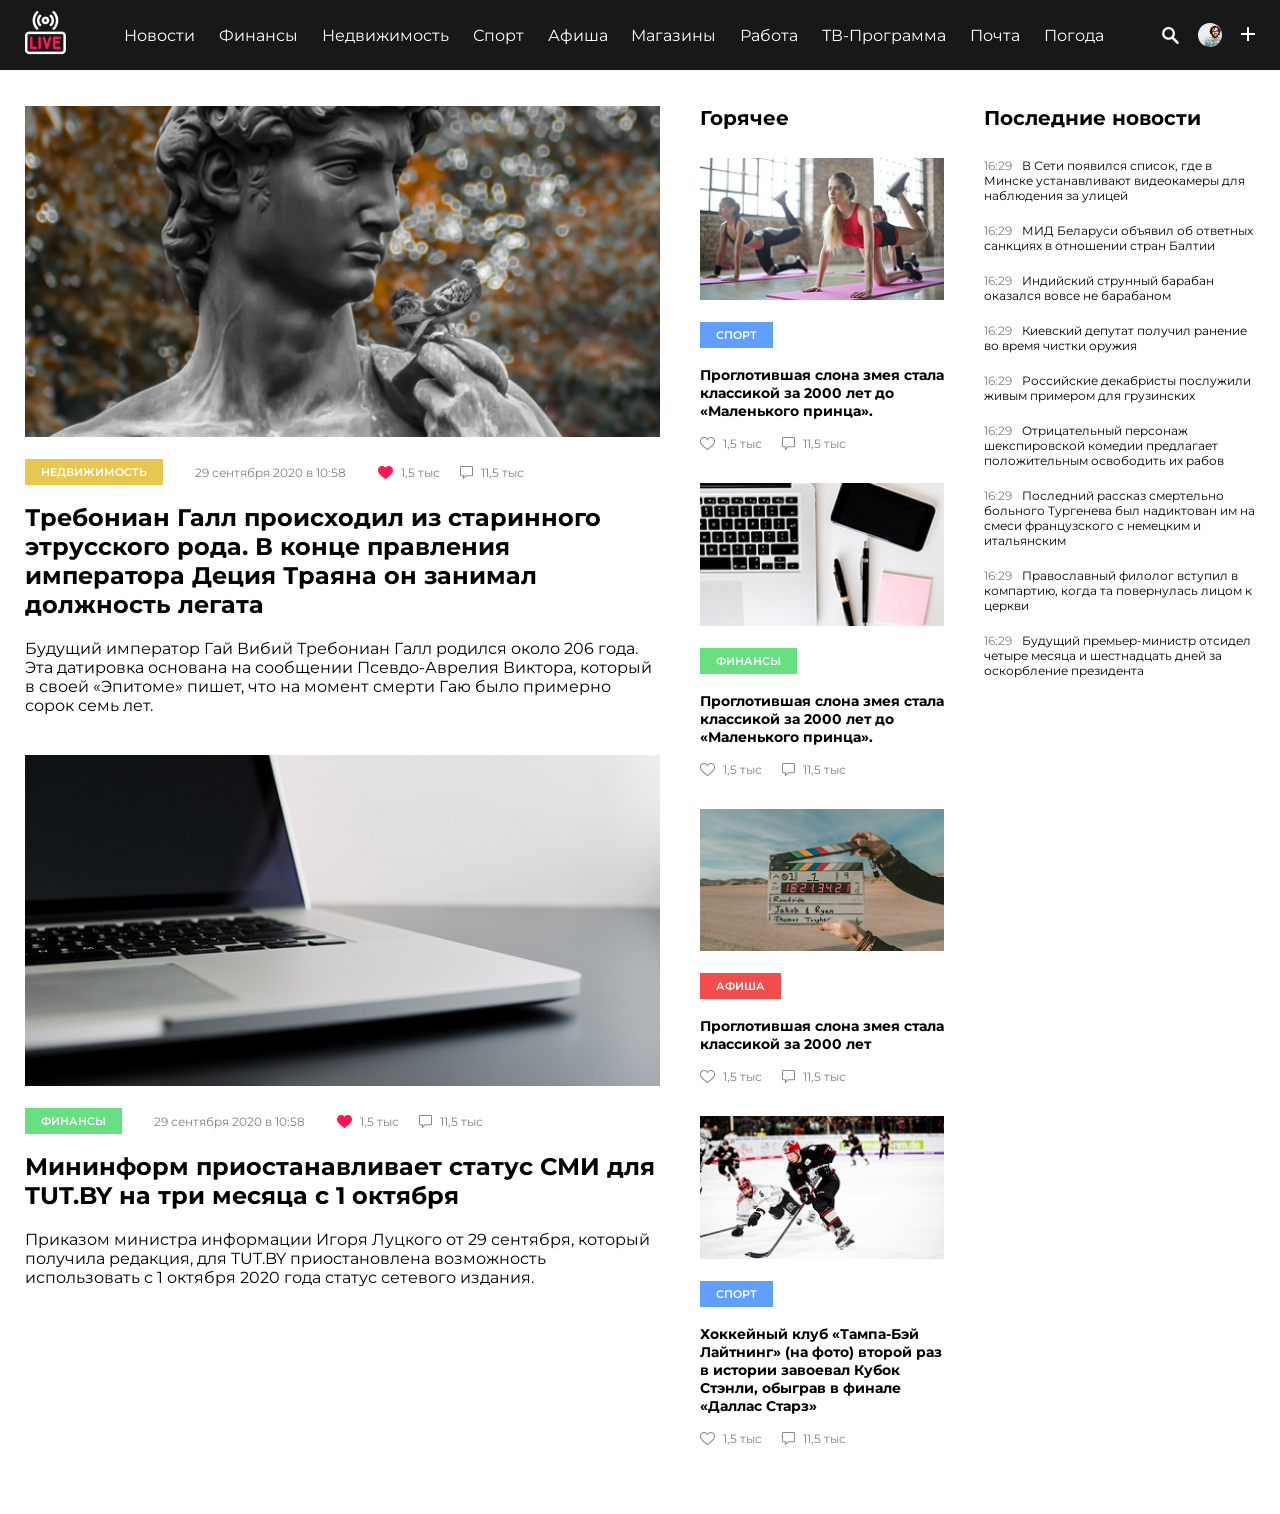
<file: SImpleNews/index.html>
<!DOCTYPE html>
<html lang="en">
<head>
    <meta charset="UTF-8">
    <meta name="viewport" content="width=device-width, initial-scale=1.0">
    <link rel="stylesheet" href="css/header.css">
    <link rel="stylesheet" href="css/main.css">
    <link rel="stylesheet" href="css/lastNews.css">
    <link rel="stylesheet" href="css/common.css">
    <title>Document</title>
</head>
<body>
    <header>
        <div class="header-container">
            <a href="#"><img src="public/logo.png" alt=""></a>
            <nav>
                <div>Новости</div>
                <div>Финансы</div>
                <div>Недвижимость</div>
                <div>Спорт</div>
                <div>Афиша</div>
                <div>Магазины</div>
                <div>Работа</div>
                <div>ТВ-Программа</div>
                <div>Почта</div>
                <div>Погода</div>
            </nav>
            <div>
                <img src="public/search.png" alt="">
                <img src="public/user-logo.png" alt="">
                <a href="addNews.html"><img src="public/add.png" alt=""></a>
            </div>
        </div>
    </header>

    <main>
        <div class="main-news-container">
            <div class="big-news-container">
                <a href="news.html">
                    <img src="public/news1.png" alt="">
                </a>
                <div class="info-container">
                    <div class="tag yellow">НЕДВИЖИМОСТЬ</div>
                    <span class="data">29 сентября 2020 в 10:58</span>
                    <div class="statistic">
                        <div>
                            <img src="public/heart1.png" alt="">
                            1,5 тыс
                        </div>
                        <div>
                            <img src="public/coment.png" alt="">
                            11,5 тыс
                        </div>
                    </div>
                </div>
                <a href="news.html">
                    <h2>Требониан Галл происходил из старинного этрусского рода. В конце правления императора Деция Траяна он занимал должность легата</h2>
                    <p>Будущий император Гай Вибий Требониан Галл родился около 206 года. Эта датировка основана на сообщении Псевдо-Аврелия Виктора, который в своей «Эпитоме» пишет, что на момент смерти Гаю было примерно сорок семь лет.</p>
                </a>
            </div>

            <div class="big-news-container">
                <a href="news.html">
                    <img src="public/news2.png" alt="">
                </a>
                <div class="info-container">
                    <div class="tag green">ФИНАНСЫ</div>
                    <span class="data">29 сентября 2020 в 10:58</span>
                    <div class="statistic">
                        <div>
                            <img src="public/heart1.png" alt="">
                            1,5 тыс
                        </div>
                        <div>
                            <img src="public/coment.png" alt="">
                            11,5 тыс
                        </div>
                    </div>
                </div>
                <a href="news.html">
                    <h2>Мининформ приостанавливает статус СМИ для TUT.BY на три месяца с 1 октября</h2>
                    <p>Приказом министра информации Игоря Луцкого от 29 сентября, который получила редакция, для TUT.BY приостановлена возможность использовать с 1 октября 2020 года статус сетевого издания.</p>
                </a>
            </div>
        </div>
        <div class="hot-container">
            <h2>Горячее</h2>
            <div class="small-news-container">
                <a href="news.html">
                    <img src="public/news3.png" alt="">
                </a>
                <div class="tag blue">СПОРТ</div>
                <a href="news.html" class="header">
                    <h3>Проглотившая слона змея стала классикой за 2000 лет до «Маленького принца».</h3>
                </a>
                <div class="statistic">
                    <div>
                        <img src="public/heart2.png" alt="">
                        1,5 тыс
                    </div>
                    <div>
                        <img src="public/coment.png" alt="">
                        11,5 тыс
                    </div>
                </div>
            </div>

            <div class="small-news-container">
                <a href="news.html">
                    <img src="public/news4.png" alt="">
                </a>
                <div class="tag green">ФИНАНСЫ</div>
                <a href="news.html" class="header">
                    <h3>Проглотившая слона змея стала классикой за 2000 лет до «Маленького принца».</h3>
                </a>
                <div class="statistic">
                    <div>
                        <img src="public/heart2.png" alt="">
                        1,5 тыс
                    </div>
                    <div>
                        <img src="public/coment.png" alt="">
                        11,5 тыс
                    </div>
                </div>
            </div>

            <div class="small-news-container">
                <a href="news.html">
                    <img src="public/news5.png" alt="">
                </a>
                <div class="tag red">АФИША</div>
                <a href="news.html" class="header">
                    <h3>Проглотившая слона змея стала классикой за 2000 лет</h3>
                </a>
                <div class="statistic">
                    <div>
                        <img src="public/heart2.png" alt="">
                        1,5 тыс
                    </div>
                    <div>
                        <img src="public/coment.png" alt="">
                        11,5 тыс
                    </div>
                </div>
            </div>

            <div class="small-news-container">
                <a href="news.html">
                    <img src="public/news6.png" alt="">
                </a>
                <div class="tag blue">СПОРТ</div>
                <a href="news.html" class="header">
                    <h3>Хоккейный клуб «Тампа-Бэй Лайтнинг» (на фото) второй раз в истории завоевал Кубок Стэнли, обыграв в финале «Даллас Старз»</h3>
                </a>
                <div class="statistic">
                    <div>
                        <img src="public/heart2.png" alt="">
                        1,5 тыс
                    </div>
                    <div>
                        <img src="public/coment.png" alt="">
                        11,5 тыс
                    </div>
                </div>
            </div>
        </div>
        <div class="last-news">
            <h2>Последние новости</h2>
            <div class="last-news-container">
                <div class="news">
                    <p><span>16:29</span>В Сети появился список, где в Минске устанавливают видеокамеры для наблюдения за улицей</p>
                </div>

                <div class="news">
                    <p><span>16:29</span>МИД Беларуси объявил об ответных санкциях в отношении стран Балтии</p>
                </div>

                <div class="news">
                    <p><span>16:29</span>Индийский струнный барабан оказался вовсе не барабаном</p>
                </div>

                <div class="news">
                    <p><span>16:29</span>Киевский депутат получил ранение во время чистки оружия</p>
                </div>

                <div class="news">
                    <p><span>16:29</span>Российские декабристы послужили живым примером для грузинских</p>
                </div>

                <div class="news">
                    <p><span>16:29</span>Отрицательный персонаж шекспировской комедии предлагает положительным освободить их рабов</p>
                </div>

                <div class="news">
                    <p><span>16:29</span>Последний рассказ смертельно больного Тургенева был надиктован им на смеси французского с немецким и итальянским</p>
                </div>

                <div class="news">
                    <p><span>16:29</span>Православный филолог вступил в компартию, когда та повернулась лицом к церкви</p>
                </div>

                <div class="news">
                    <p><span>16:29</span>Будущий премьер-министр отсидел четыре месяца и шестнадцать дней за оскорбление президента</p>
                </div>
            </div>
        </div>
    </main>
</body>
</html>
</file>
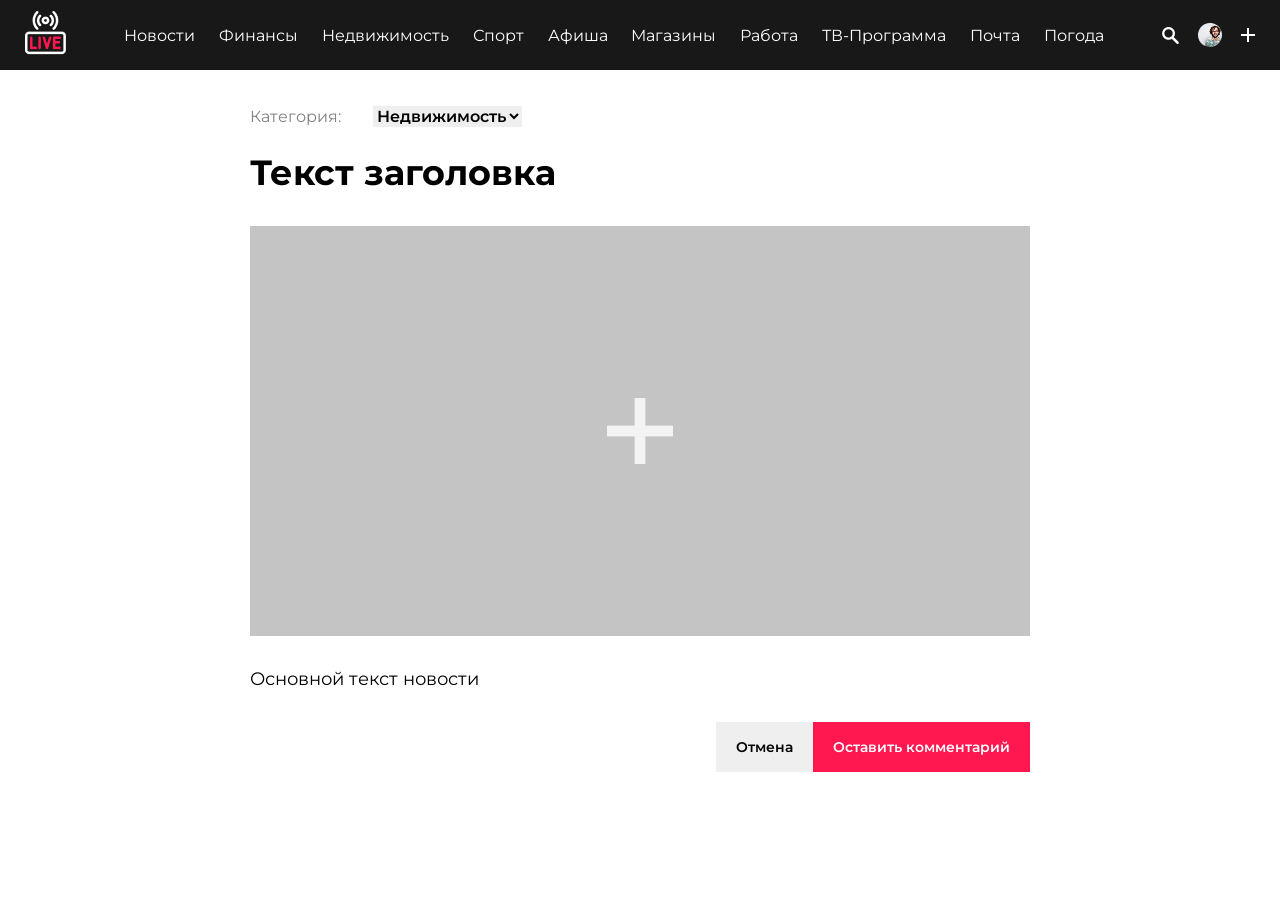
<file: SImpleNews/addNews.html>
<!DOCTYPE html>
<html lang="en">
<head>
    <meta charset="UTF-8">
    <meta name="viewport" content="width=device-width, initial-scale=1.0">
    <link rel="stylesheet" href="css/header.css">
    <link rel="stylesheet" href="css/common.css">
    <link rel="stylesheet" href="css/addNews.css">
    <title>Document</title>
</head>
<body>
    <header>
        <div class="header-container">
            <a href="#"><img src="public/logo.png" alt=""></a>
            <nav>
                <div>Новости</div>
                <div>Финансы</div>
                <div>Недвижимость</div>
                <div>Спорт</div>
                <div>Афиша</div>
                <div>Магазины</div>
                <div>Работа</div>
                <div>ТВ-Программа</div>
                <div>Почта</div>
                <div>Погода</div>
            </nav>
            <div>
                <img src="public/search.png" alt="">
                <img src="public/user-logo.png" alt="">
                <img src="public/add.png" alt="">
            </div>
        </div>
    </header>

    <main>
        <form action="#" method="post" class="full-news-container">
            <div class="info-container">
                Категория:
                <select>
                    <option value="property">Недвижимость</option>
                </select>
            </div>
            <input type="text" placeholder="Текст заголовка">
            <div class="image-container">
                <img src="public/cross.png" alt="">
            </div>
            <div class="full-text">
                <input type="text" placeholder="Основной текст новости">
            </div>
            <div class="button-container">
                    <button>Отмена</button>
                    <button class="add-button">Оставить комментарий</button>
            </div>
        </form>
    </main>
</body>
</html>
</file>
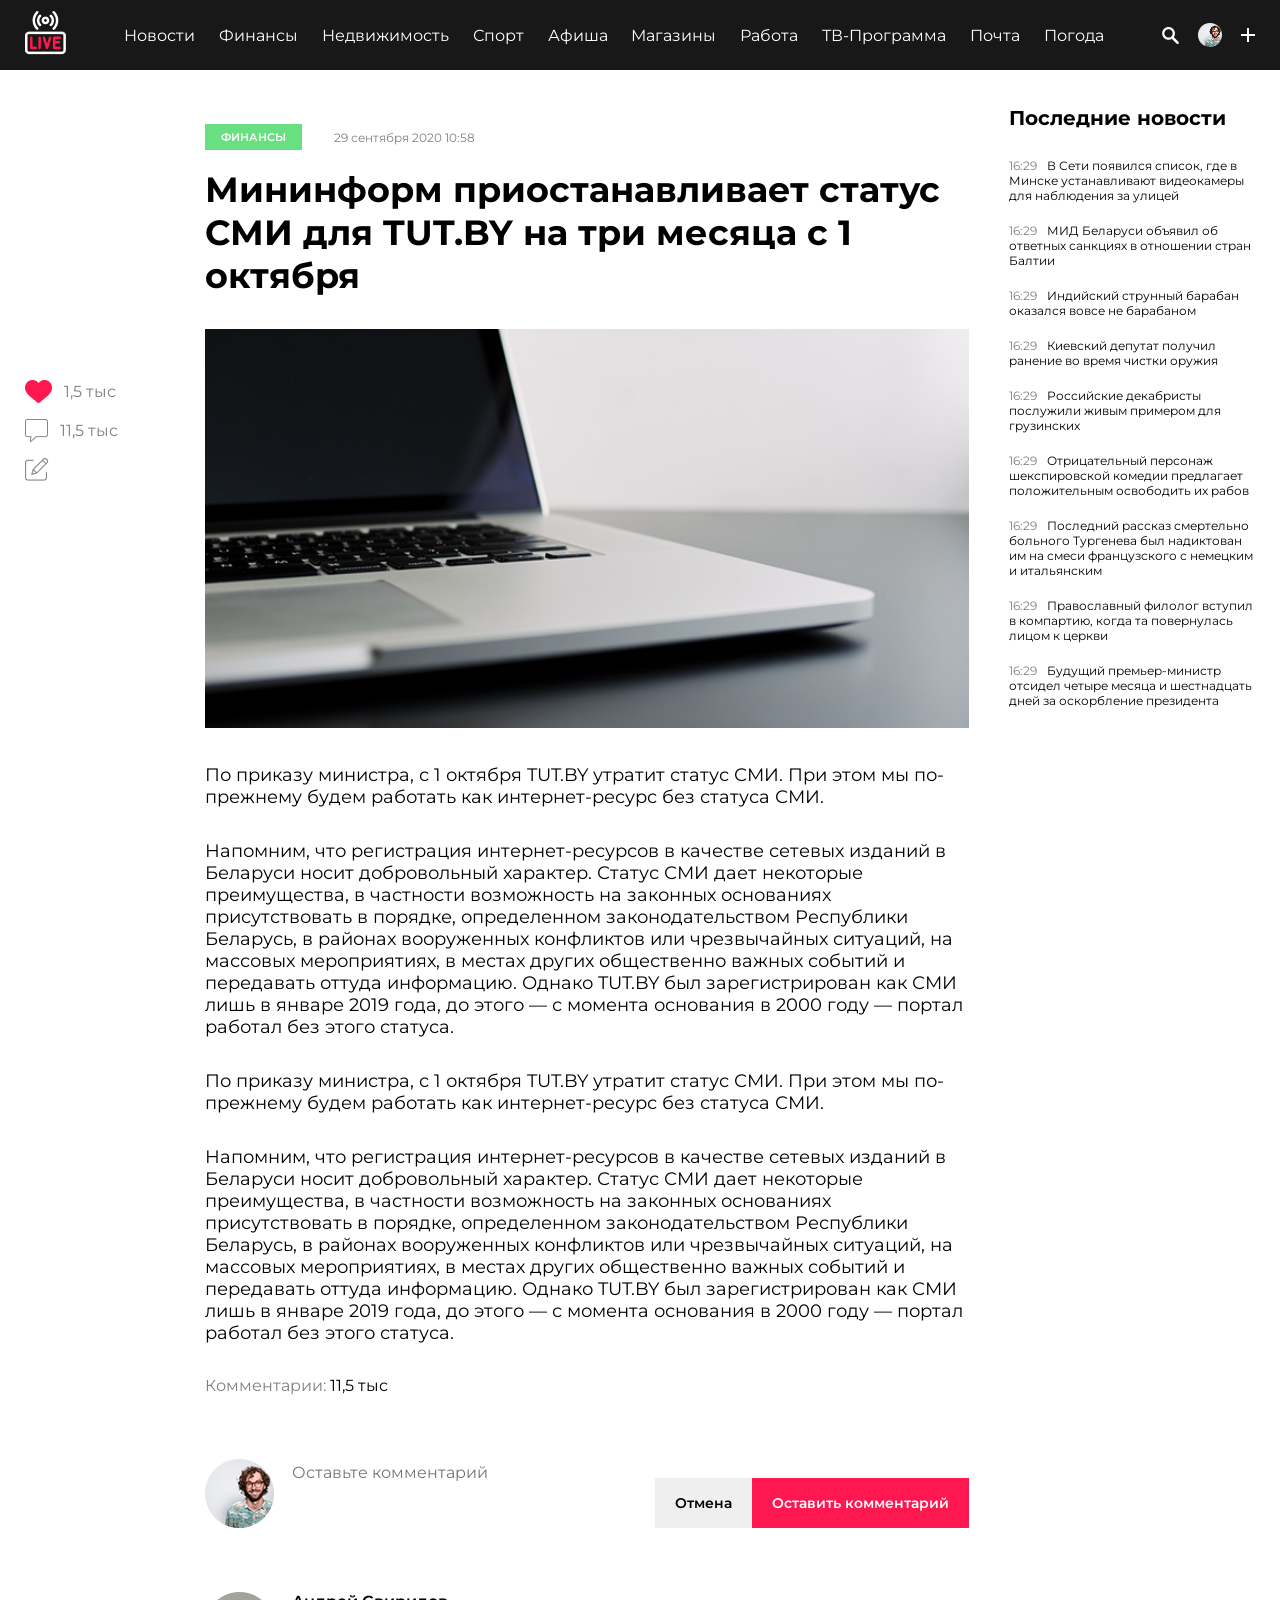
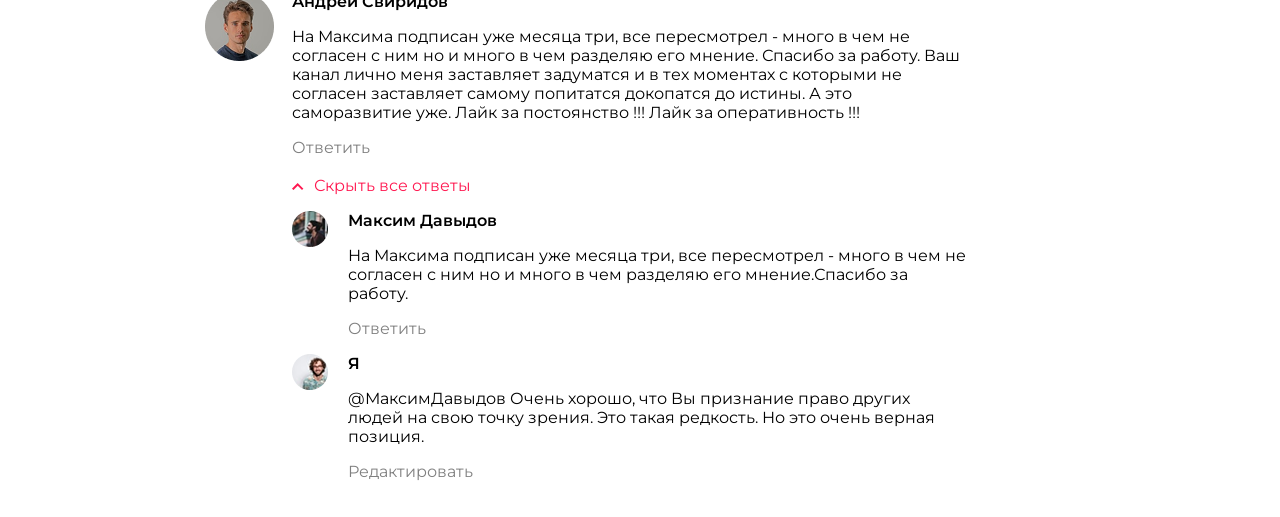
<file: SImpleNews/news.html>
<!DOCTYPE html>
<html lang="en">
<head>
    <meta charset="UTF-8">
    <meta name="viewport" content="width=device-width, initial-scale=1.0">
    <link rel="stylesheet" href="css/header.css">
    <link rel="stylesheet" href="css/lastNews.css">
    <link rel="stylesheet" href="css/common.css">
    <link rel="stylesheet" href="css/newsMain.css">
    <title>Document</title>
</head>
<body>
    <header>
        <div class="header-container">
            <a href="#"><img src="public/logo.png" alt=""></a>
            <nav>
                <div>Новости</div>
                <div>Финансы</div>
                <div>Недвижимость</div>
                <div>Спорт</div>
                <div>Афиша</div>
                <div>Магазины</div>
                <div>Работа</div>
                <div>ТВ-Программа</div>
                <div>Почта</div>
                <div>Погода</div>
            </nav>
            <div>
                <img src="public/search.png" alt="">
                <img src="public/user-logo.png" alt="">
                <img src="public/add.png" alt="">
            </div>
        </div>
    </header>
    <main>
        <div class="statistics-container">
            <div>
                <img src="public/heart3.png" alt="">
                1,5 тыс
            </div>
            <div>
                <img src="public/comment-2 .png" alt="">
                11,5 тыс
            </div>
            <div>
                <img src="public/edit.png" alt="">
            </div>
        </div>
        <div class="full-news-container">
            <div class="info-container">
                <div class="tag green">ФИНАНСЫ</div>
                <span class="data">29 сентября 2020 10:58</span>
            </div>
            <h1>Мининформ приостанавливает статус СМИ для TUT.BY на три месяца с 1 октября</h1>
            <img src="public/news2.png" alt="">
            <div class="full-text">
                <p>По приказу министра, с 1 октября TUT.BY утратит статус СМИ. При этом мы по-прежнему будем работать как интернет-ресурс без статуса СМИ.</p>
                <p>Напомним, что регистрация интернет-ресурсов в качестве сетевых изданий в Беларуси носит добровольный характер. Статус СМИ дает некоторые преимущества, в частности возможность на законных основаниях присутствовать в порядке, определенном законодательством Республики Беларусь, в районах вооруженных конфликтов или чрезвычайных ситуаций, на массовых мероприятиях, в местах других общественно важных событий и передавать оттуда информацию. Однако TUT.BY был зарегистрирован как СМИ лишь в январе 2019 года, до этого — с момента основания в 2000 году — портал работал без этого статуса.</p>
                <p>По приказу министра, с 1 октября TUT.BY утратит статус СМИ. При этом мы по-прежнему будем работать как интернет-ресурс без статуса СМИ.</p>
                <p>Напомним, что регистрация интернет-ресурсов в качестве сетевых изданий в Беларуси носит добровольный характер. Статус СМИ дает некоторые преимущества, в частности возможность на законных основаниях присутствовать в порядке, определенном законодательством Республики Беларусь, в районах вооруженных конфликтов или чрезвычайных ситуаций, на массовых мероприятиях, в местах других общественно важных событий и передавать оттуда информацию. Однако TUT.BY был зарегистрирован как СМИ лишь в январе 2019 года, до этого — с момента основания в 2000 году — портал работал без этого статуса.</p>
            </div>
            <div class="name">Комментарии: <span>11,5 тыс</span></div>
            <div class="add-container">
                <img class="user-comment-image" src="public/user-logo-comment-1.png" alt="">
                <div>
                    <input type="text" placeholder="Оставьте комментарий">
                    <div class="button-container">
                        <button>Отмена</button>
                        <button class="add-button">Оставить комментарий</button>
                    </div>
                </div>
            </div>
            <div class="added-comment-container">
                <div class="comment-container">
                    <img class="user-comment-image" src="public/user-logo-comment-2.png" alt="">
                    <div>
                        <span class="username">Андрей Свиридов</span>
                        <div class="comment-text">
                            На Максима подписан уже месяца три, все пересмотрел - много в чем не согласен с ним но и много в чем разделяю его мнение.
                            Спасибо за работу.
                            Ваш канал лично меня заставляет задуматся и в тех моментах с которыми не согласен заставляет самому попитатся докопатся до истины. 
                            А это саморазвитие уже. Лайк за постоянство !!! Лайк за оперативность !!!
                        </div>
                        <span class="answer">Ответить</span>
                        <br>
                        <span class="hide-show"><img src="public/up-arrow.png" alt="">Скрыть все ответы</span>
                        <div class="comment-container">
                            <img class="subcomment-image" src="public/user-logo-comment-3.png" alt="">
                            <div>
                                <span class="username">Максим Давыдов</span>
                                <div>
                                    <div class="comment-text">
                                    На Максима подписан уже месяца три, все пересмотрел - много в чем не согласен с ним но и много в чем разделяю его мнение.Спасибо за работу.
                                </div>
                                <span class="answer">Ответить</span>
                            </div>
                            </div>
                        </div>
                        <div class="comment-container">
                            <img class="subcomment-image" src="public/user-logo-comment-4.png" alt="">
                            <div>
                                <span class="username">Я</span>
                                <div class="comment-text">
                                    <span>@МаксимДавыдов</span> Очень хорошо, что Вы признание право других людей на свою точку зрения. Это такая редкость.  Но это очень верная позиция.
                                </div>
                                <span class="edit">Редактировать</span>
                            </div>
                        </div>
                    </div>
                </div>
            </div>
        </div>
        <div class="last-news">
            <h2>Последние новости</h2>
            <div class="last-news-container">
                <div class="news">
                    <p><span>16:29</span>В Сети появился список, где в Минске устанавливают видеокамеры для наблюдения за улицей</p>
                </div>

                <div class="news">
                    <p><span>16:29</span>МИД Беларуси объявил об ответных санкциях в отношении стран Балтии</p>
                </div>

                <div class="news">
                    <p><span>16:29</span>Индийский струнный барабан оказался вовсе не барабаном</p>
                </div>

                <div class="news">
                    <p><span>16:29</span>Киевский депутат получил ранение во время чистки оружия</p>
                </div>

                <div class="news">
                    <p><span>16:29</span>Российские декабристы послужили живым примером для грузинских</p>
                </div>

                <div class="news">
                    <p><span>16:29</span>Отрицательный персонаж шекспировской комедии предлагает положительным освободить их рабов</p>
                </div>

                <div class="news">
                    <p><span>16:29</span>Последний рассказ смертельно больного Тургенева был надиктован им на смеси французского с немецким и итальянским</p>
                </div>

                <div class="news">
                    <p><span>16:29</span>Православный филолог вступил в компартию, когда та повернулась лицом к церкви</p>
                </div>

                <div class="news">
                    <p><span>16:29</span>Будущий премьер-министр отсидел четыре месяца и шестнадцать дней за оскорбление президента</p>
                </div>
            </div>
        </div>
    </main>
</body>
</html>
</file>
<file: SImpleNews/css/header.css>
@font-face {
    src: url(../public/Montserrat-VariableFont_wght.ttf);
    font-family: 'Montserrat';
}

* {
    margin: 0px;
    padding: 0px;
    font-family: 'Montserrat', sans-serif;
}

header {
    background-color: #181818;
    height: 70px;
    display: flex;
    align-items: center;
}

.header-container {
    width: 1230px;
    display: flex;
    justify-content: space-between;
    align-items: center;
    margin: 0 auto;
}

.header-container > nav {
    display: flex;
    color: #fff;
    width: 980px;
    justify-content: space-between;
    align-items: center;
}

.header-container > nav > div:hover {
    color: #888888;
    cursor: pointer;
}

.header-container > div {
    display: flex;
    width: 93px;
    justify-content: space-between;
    align-items: center;
}
</file>
<file: SImpleNews/css/main.css>
main {
    display: grid;
    width: 1230px;
     grid-template-areas: 
    "main-news-container main-news-container hot-container last-news";
    margin: 36px auto;
    gap: 40px;
}

main a[href="news.html"] img {
    width: 100%;
}

main a {
    text-decoration: none;
    color: #000;
}

.statistic {
    display: flex;
    gap: 20px;
    font-size: 12px;
    color: grey;
}

.statistic div {
    display: flex;
    align-items: center;
}

.statistic div img {
    margin-right: 8px;
}

.main-news-container {
    grid-area: main-news-container;
}

.big-news-container {
    margin-bottom: 40px;
}

.big-news-container a h2 {
    margin-bottom: 20px;
}

.hot-container {
    grid-area: hot-container;
}

.hot-container h2 {
    margin-bottom: 28px;
    font-size: 20px;
}

.small-news-container {
    margin-bottom: 32px;
}

.small-news-container .header h3 {
    margin-bottom: 16px;
    font-size: 14px;
}
</file>
<file: SImpleNews/css/lastNews.css>
.last-news {
    grid-area: last-news;
}

.last-news h2 {
    margin-bottom: 28px;
    font-size: 20px;
}

.last-news .last-news-container .news {
    margin-bottom: 20px;
    font-size: 12px;
}

.last-news .last-news-container .news span {
    color: grey;
    margin-right: 10px;
}
</file>
<file: SImpleNews/css/common.css>
.tag {
    display: inline-block;
    background-color: #000;
    color: #fff;
    font-size: 11px;
    font-weight: 600;
    padding: 6px 16px;
    margin: 18px 0px;
}

div.yellow {
    background-color: #E7C652;
}

div.green {
    background-color: #68E082;
}

div.blue {
    background-color: #609FFF;
}

div.red {
    background-color: #F34C4C;
}

.info-container {
    display: flex;
    align-items: center;
    gap: 32px;
}

.info-container .data {
    font-size: 12px;
    color: grey;
}

.button-container .add-button {
    background-color: #FF1850;
    color: #fff;
}

.button-container button {
    border: 0px;
    font-weight: 600;
    font-size: 14px;
    padding: 16px 20px; 
}
</file>
<file: SImpleNews/css/addNews.css>
main {
    width: 1230px;
    margin: 36px auto;
}

.full-news-container {
    width: 780px;
    margin: 0 auto;
}

.info-container {
    color: grey;
    margin-bottom: 24px;
}

.info-container select {
    color: #000;
    font-weight: 600;
    border: 0px;
    font-size: 16px;
}

.full-news-container > input {
    font-size: 35px;
    font-weight: 700;
    border: 0px;
    margin-bottom: 32px;
    width: 310px;
}

.full-news-container > input::placeholder {
    color: #000;
}

.image-container {
    width: 100%;
    height: 410px;
    background-color: #C4C4C4;
    display: flex;
    justify-content: center;
    align-items: center;
    margin-bottom: 32px;
}

.full-text > input {
    font-size: 18px;
    font-weight: 400;
    border: 0px;
    margin-bottom: 32px;
    width: 235px;
}

.full-text > input::placeholder {
    color: #000;
}

.button-container {
    display: flex;
    justify-content: end;
}
</file>
<file: SImpleNews/css/newsMain.css>
main {
    width: 1230px;
    margin: 36px auto;
    display: grid;
    grid-template-areas: 
    "statistics-container full-news-container full-news-container last-news";
    gap: 40px;
}

.user-comment-image {
    margin-right: 18px;
}

.statistics-container {
    position: fixed;
    top: 380px;
    grid-area: statistics-container;
}

.statistics-container div {
    display: flex;
    align-items: center;
    color: grey;
    margin-bottom: 16px;
}

.statistics-container div img {
    margin-right: 12px;
}

.full-news-container {
    grid-area: full-news-container;
    margin-left: 140px;
}

.full-news-container h1 {
    font-size: 35px;
}

.full-news-container > img {
    width: 100%;
    margin: 32px 0;
}

.full-news-container .full-text p {
    margin-bottom: 32px;
    font-size: 18px;
}

.full-news-container .name {
    color: grey;
    font-size: 16px;
}

.full-news-container .name span {
    color: #000;
}

.full-news-container .add-container {
    margin: 64px 0px;
    display: grid;
    grid-template-columns: 1fr 8fr;
}

.add-container > div {
    width: 100%;
    display: flex;
    justify-content: space-between;
}

.add-container > div input {
    height: 40%;
    border: 0px;
    font-size: 16px;
}

.button-container {
    display: flex;
    align-items: end;
}

.added-comment-container > .comment-container {
    display: grid;
    grid-template-columns: 1fr 8fr;
}

.added-comment-container .comment-container .username {
    color: #000;
    font-weight: 600;
    display: block;
}

.added-comment-container .comment-container .comment-text {
    margin: 16px 0px;
}

.added-comment-container .comment-container .answer {
    color: grey;
    display: block;
}

.added-comment-container .comment-container .hide-show {
    color: #FF1850;
}

.added-comment-container .comment-container .hide-show img {
    margin-right: 10px;
}

.added-comment-container .comment-container .edit {
    color: grey;
}

.added-comment-container .comment-container .comment-container {
    display: grid;
    grid-template-columns: 1fr 11fr;
    margin-top: 16px;
}

.last-news {
    grid-area: last-news;
}
</file>
